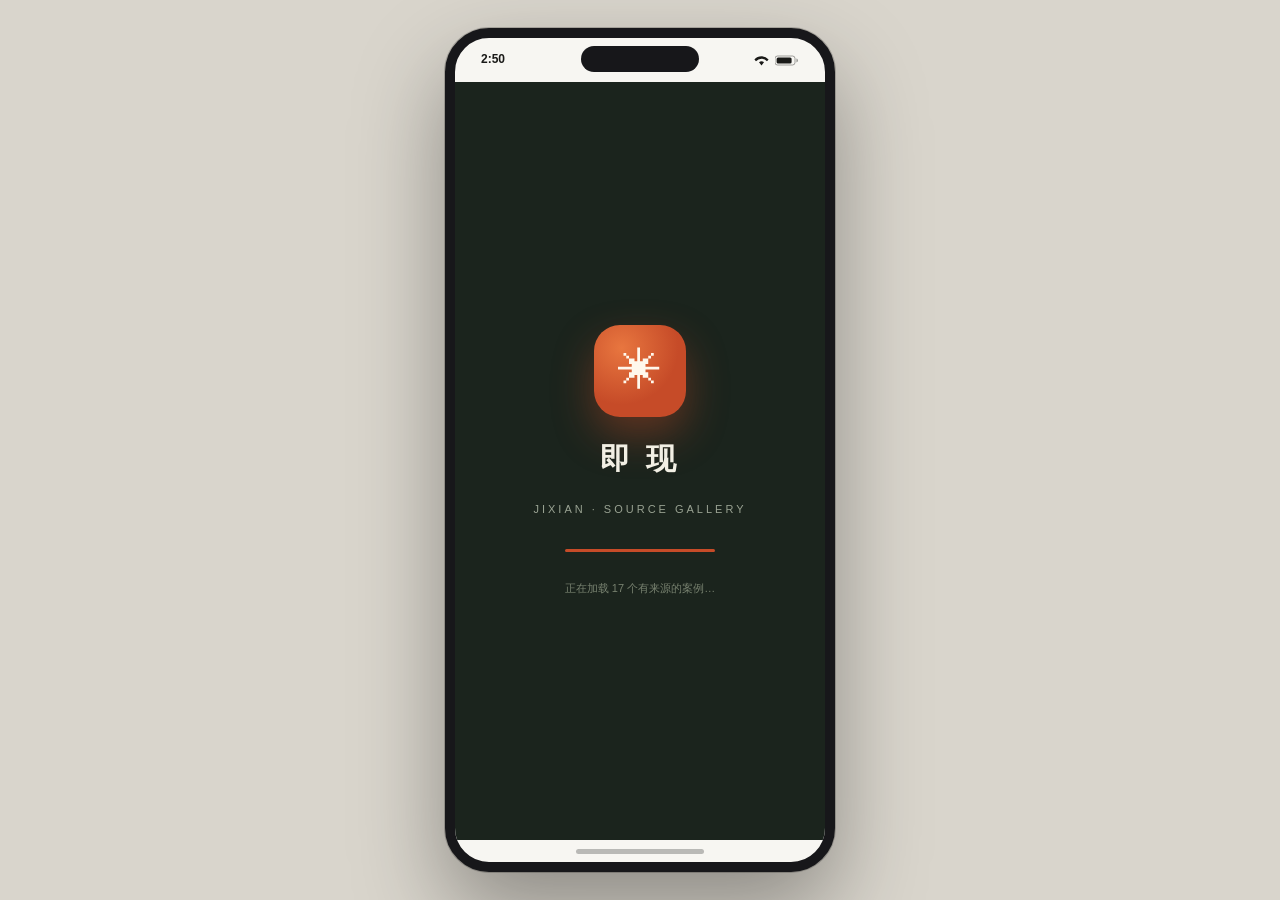
<file: index.html>
<!DOCTYPE html>
<html lang="zh-CN">
<head>
<meta charset="UTF-8" />
<meta name="viewport" content="width=device-width,initial-scale=1,viewport-fit=cover" />
<meta name="theme-color" content="#f7f6f2" />
<title>即现 · 来源画廊</title>
<link rel="icon" href="data:image/svg+xml,%3Csvg xmlns=%27http://www.w3.org/2000/svg%27 viewBox=%270 0 32 32%27%3E%3Crect width=%2732%27 height=%2732%27 rx=%278%27 fill=%27%23c64b28%27/%3E%3Ctext x=%2716%27 y=%2723%27 font-size=%2720%27 text-anchor=%27middle%27 fill=%27white%27%3E%E2%9C%B3%3C/text%3E%3C/svg%3E" />
<link rel="manifest" href="assets/manifest.json" />
<link rel="stylesheet" href="app.css" />
</head>
<body>
<div id="device">
  <div id="notch"></div>
  <div id="statusbar"><span id="clock">9:41</span><span class="right">
    <svg width="17" height="11" viewBox="0 0 17 11"><path fill="currentColor" d="M8.5 10.5 6 7.2a4.4 4.4 0 0 1 5 0zM3 6.3 1.4 4.5a9.4 9.4 0 0 1 14.2 0L14 6.3a7 7 0 0 0-11 0z"/></svg>
    <svg width="24" height="11" viewBox="0 0 24 11"><rect x="0" y="1" width="20" height="9" rx="2.5" fill="none" stroke="currentColor" stroke-opacity=".4"/><rect x="1.6" y="2.6" width="15" height="5.8" rx="1.5" fill="currentColor"/><path fill="currentColor" fill-opacity=".4" d="M21.4 3.6v3.8c1-.3 1.6-1 1.6-1.9s-.6-1.6-1.6-1.9z"/></svg>
  </span></div>

  <!-- 小程序导航栏：标题 + 胶囊按钮 -->
  <header id="navbar" class="hide">
    <div class="nav-title" id="navTitle">即现</div>
    <div class="nav-capsule" id="navCapsule">
      <span>⋯</span><i></i><span>⊙</span>
    </div>
  </header>

  <!-- 启动页 -->
  <section class="screen on" id="splash">
    <div class="mark">✳</div>
    <h1>即 现</h1>
    <p>JIXIAN · SOURCE GALLERY</p>
    <div class="bar"><i></i></div>
    <div class="tip">正在加载 17 个有来源的案例…</div>
  </section>

  <!-- 登录页 -->
  <section class="screen" id="login">
    <div class="brand"><span class="dot">✳</span><b>即现</b></div>
    <h2>登录即现</h2>
    <div class="sub">看到喜欢的作品，把它的源头带走</div>
    <div class="field"><label>手机号</label><div class="row"><input id="phone" type="tel" maxlength="11" placeholder="请输入手机号" /></div></div>
    <div class="field"><label>验证码</label><div class="row"><input id="code" type="tel" maxlength="4" placeholder="4 位验证码" /><button class="code" id="codeBtn">获取验证码</button></div></div>
    <div class="err" id="loginErr"></div>
    <button class="btn" id="loginBtn">登录</button>
    <button class="ghost btn" id="guestBtn">先看看，不登录</button>
    <div class="or">其他方式</div>
    <button class="wechat" id="wechatBtn">微信一键登录</button>
    <div class="legal">登录即代表同意<a href="#">《用户协议》</a>与<a href="#">《隐私政策》</a><br />演示登录：任意手机号 + 任意 4 位验证码</div>
  </section>

  <!-- 主体 -->
  <section class="screen" id="main">
    <div class="topbar">
      <input class="search" id="search" type="search" placeholder="搜索作品 / 作者 / 标签" />
      <div class="avatar" id="ava">即</div>
    </div>
    <div class="body">
      <!-- 发现 -->
      <div class="page on" id="page-discover">
        <div class="hero">
          <div class="eyebrow">SOURCE COLLECTION</div>
          <h1>找到好作品，<br /><em>也找到它的源头。</em></h1>
          <p>独立创作者策展的 AI 提示词画廊。每个案例都带作者、来源、许可与复跑状态。</p>
          <div class="stats"><span>17 个案例</span><span>图片 · 视频 · 网页</span><span>MIT / CC 标注</span></div>
        </div>
        <div class="tabs" id="tabs"></div>
        <div class="grid" id="grid"></div>
        <div style="padding:0 18px 26px;font-size:11px;color:var(--muted);text-align:center" id="count"></div>
      </div>
      <!-- 收藏 -->
      <div class="page" id="page-saved">
        <div class="subhead"><h2>我的收藏</h2></div>
        <div class="list" id="savedList"></div>
      </div>
      <!-- 我的 -->
      <div class="page" id="page-me">
        <div class="subhead"><h2>我的</h2></div>
        <div class="profile">
          <div class="pcard"><div class="ava">即</div><div><b id="pname">—</b><span id="pphone">—</span></div></div>
          <div class="prow">
            <button data-tab="saved">我的收藏<span id="psaved">0 个</span></button>
            <button>案例总数<span id="pall">17 个</span></button>
            <button id="aboutBtn">关于即现<span>v1.0</span></button>
            <button id="logoutBtn">退出登录<span></span></button>
          </div>
        </div>
      </div>
    </div>
    <nav id="tabbar">
      <button data-tab="discover" class="on"><i>⌂</i>发现</button>
      <button data-tab="saved"><i>☆</i>收藏</button>
      <button data-tab="me"><i>◉</i>我的</button>
    </nav>
    <!-- 详情页 -->
    <section class="screen" id="detail">
      <div class="dhead"><button id="backBtn">←</button><b id="dtitle"></b></div>
      <div id="detailBody"></div>
    </section>
  </section>

  <div id="homebar"><i></i></div>
  <div id="ptr"><span class="dot"></span><span class="dot"></span><span class="dot"></span></div>
  <div id="toast"></div>

  <!-- 小程序风格操作面板 -->
  <div id="mask"></div>
  <div id="sheet">
    <div class="sheet-group">
      <div class="sheet-item" data-act="friend">转发给朋友</div>
      <div class="sheet-item" data-act="moments">分享到朋友圈</div>
      <div class="sheet-item" data-act="fav">收藏小程序</div>
      <div class="sheet-item" data-act="home">添加到我的小程序</div>
    </div>
    <div class="sheet-cancel" data-act="cancel">取消</div>
  </div>
</div>
<script src="data.js"></script>
<script src="app.js"></script>
<script>
  setInterval(() => {
    const d = new Date()
    document.getElementById('clock').textContent = d.getHours() + ':' + String(d.getMinutes()).padStart(2, '0')
  }, 1000)
  document.querySelectorAll('#page-me [data-tab]').forEach((b) => (b.onclick = () => switchTab(b.dataset.tab)))
</script>
</body>
</html>
</file>
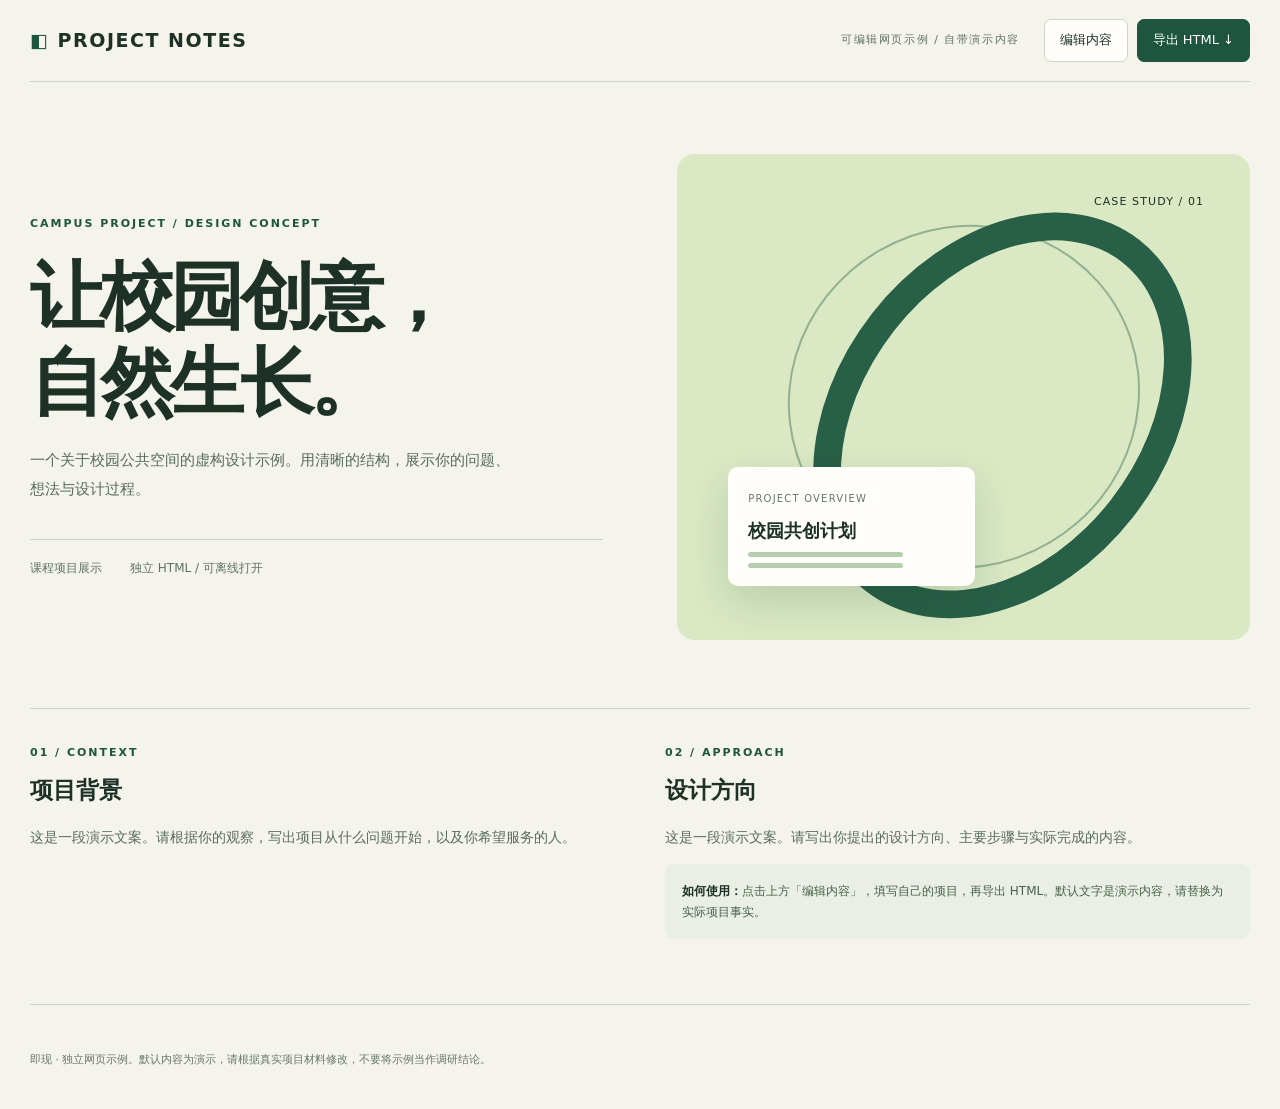
<file: examples/campus-project.html>
<!doctype html>
<html lang="zh-CN">
<head>
<meta charset="utf-8"><meta name="viewport" content="width=device-width,initial-scale=1">
<title>校园项目展示 · 可编辑网页示例</title>
<style>
:root{--bg:#f4f3ec;--ink:#1d3126;--green:#1d553e;--accent:#c7e0a2;--line:#cbd6c8;--panel:#fffefa}*{box-sizing:border-box}body{margin:0;background:var(--bg);color:var(--ink);font:15px/1.7 system-ui,"Microsoft YaHei",sans-serif}.wrap{width:min(1220px,calc(100% - 56px));margin:auto}button,input,textarea,select{font:inherit}button{cursor:pointer}button:focus-visible,input:focus-visible,textarea:focus-visible,select:focus-visible{outline:3px solid #c77b3a;outline-offset:3px}.nav{min-height:82px;display:flex;align-items:center;gap:24px;border-bottom:1px solid var(--line)}.logo{font-size:19px;font-weight:750;letter-spacing:.08em;margin-right:auto}.logo span{color:var(--green)}.tag{font-size:11px;letter-spacing:.14em;color:#607265}.actions{display:flex;gap:9px}.btn{border:1px solid var(--line);background:var(--panel);color:var(--ink);border-radius:7px;min-height:42px;padding:9px 15px;font-size:13px}.btn.primary{background:var(--green);border-color:var(--green);color:white}.btn:hover{filter:brightness(.96)}.hero{display:grid;grid-template-columns:1fr 1fr;gap:6%;padding:72px 0 68px;align-items:center}.overline{font-size:11px;letter-spacing:.18em;color:var(--green);font-weight:700}.hero h1{font-size:clamp(46px,5.8vw,76px);line-height:1.16;letter-spacing:-.055em;margin:20px 0;text-wrap:balance}.hero p{font-size:15px;line-height:1.95;color:#586b5e;max-width:480px;white-space:pre-line}.hero-foot{display:flex;gap:28px;border-top:1px solid var(--line);padding-top:18px;margin-top:35px;font-size:12px;color:#607265}.hero-art{aspect-ratio:1.18;background:#dae8c4;position:relative;border-radius:18px;overflow:hidden}.hero-art:before{content:"";position:absolute;inset:15% 19%;border:2px solid #1c553e60;border-radius:50%;transform:rotate(-30deg)}.hero-art:after{content:"";position:absolute;width:48%;height:80%;left:28%;top:8%;border:28px solid #285f47;border-radius:50%;transform:rotate(38deg)}.art-card{position:absolute;z-index:2;left:9%;bottom:11%;background:#fffefa;border-radius:10px;padding:18px 20px;box-shadow:0 16px 40px #173e2826;width:43%}.art-card small{font-size:10px;letter-spacing:.12em;color:#65766a}.art-card strong{display:block;font-size:18px;margin:5px 0}.art-card i{display:block;height:5px;width:75%;border-radius:10px;background:#b5ceb0;margin-top:6px}.art-index{position:absolute;z-index:2;right:8%;top:8%;font-size:11px;letter-spacing:.1em}.details{border-top:1px solid var(--line);display:grid;grid-template-columns:1fr 1fr;gap:50px;padding:35px 0 65px}.details h2{font-size:23px;margin:8px 0}.details p{font-size:14px;line-height:1.9;color:#596b60;white-space:pre-line}.note{padding:17px;background:#e9efe4;border-radius:9px;color:#48604d;font-size:12px}.note strong{color:var(--ink)}footer{border-top:1px solid var(--line);padding:25px 0 40px;font-size:11px;color:#68786c}.theme-sand{--bg:#f7f2ea;--ink:#3a3029;--green:#915c3b;--accent:#edc9a3;--line:#ded2c5}.theme-sand .hero-art{background:#e9cbaa}.theme-sand .hero-art:after{border-color:#9c5e3f}.theme-sand .hero-art:before{border-color:#9c5e3f60}dialog{max-width:600px;width:calc(100% - 36px);border:1px solid var(--line);border-radius:15px;background:var(--panel);color:var(--ink);padding:25px}dialog::backdrop{background:#17271eb0}dialog h2{margin:0 0 6px}dialog p{font-size:12px;color:#607265}label{display:grid;gap:6px;font-size:12px;margin:15px 0}input,textarea,select{width:100%;border:1px solid var(--line);border-radius:7px;padding:10px;background:white;color:#1d3126}textarea{min-height:90px;resize:vertical}.form-actions{display:flex;justify-content:flex-end;gap:10px}.status{font-size:12px;color:#526859;min-height:20px}@media(max-width:700px){.wrap{width:calc(100% - 36px)}.nav{min-height:72px;flex-wrap:wrap;padding:12px 0}.logo{font-size:17px}.tag{display:none}.actions{gap:6px}.btn{padding:8px 10px;font-size:12px}.hero{grid-template-columns:1fr;gap:24px;padding:38px 0 40px}.hero h1{font-size:42px}.hero p{font-size:14px}.hero-foot{margin-top:22px}.hero-art{aspect-ratio:1.35}.art-card{width:48%;padding:11px}.art-card strong{font-size:15px}.details{grid-template-columns:1fr;gap:18px;padding:28px 0 40px}.details h2{font-size:21px}}
</style>
</head><body>
<header class="wrap nav"><div class="logo"><span>◧</span> PROJECT NOTES</div><span class="tag">可编辑网页示例 / 自带演示内容</span><div class="actions"><button class="btn" id="edit">编辑内容</button><button class="btn primary" id="export">导出 HTML ↓</button></div></header>
<main class="wrap"><section class="hero"><div><div class="overline" data-bind="category"></div><h1 data-bind="title"></h1><p data-bind="subtitle"></p><div class="hero-foot"><span>课程项目展示</span><span>独立 HTML / 可离线打开</span></div></div><div class="hero-art" role="img" aria-label="由圆环和信息卡构成的项目展示插画"><span class="art-index">CASE STUDY / 01</span><div class="art-card"><small>PROJECT OVERVIEW</small><strong data-bind="card"></strong><i></i><i></i></div></div></section><section class="details"><div><div class="overline">01 / CONTEXT</div><h2>项目背景</h2><p data-bind="context"></p></div><div><div class="overline">02 / APPROACH</div><h2>设计方向</h2><p data-bind="approach"></p><div class="note"><strong>如何使用：</strong>点击上方「编辑内容」，填写自己的项目，再导出 HTML。默认文字是演示内容，请替换为实际项目事实。</div></div></section></main>
<footer class="wrap"><span id="status" class="status" role="status" aria-live="polite"></span><br>即现 · 独立网页示例。默认内容为演示，请根据真实项目材料修改，不要将示例当作调研结论。</footer>
<dialog id="editor" aria-labelledby="editor-title"><h2 id="editor-title">替换成你的项目</h2><p>修改后先在页面预览，再导出独立 HTML。内容仅在当前页面处理，不会上传。</p><form id="editor-form"><label>项目类别<input name="category" maxlength="50" required></label><label>项目标题<input name="title" maxlength="45" required></label><label>副标题<textarea name="subtitle" maxlength="200" required></textarea></label><label>卡片短标题<input name="card" maxlength="18" required></label><label>项目背景<textarea name="context" maxlength="400" required></textarea></label><label>设计方向<textarea name="approach" maxlength="400" required></textarea></label><label>配色<select name="theme"><option value="green">草木绿</option><option value="sand">暖砂棕</option></select></label><div class="form-actions"><button type="button" class="btn" id="cancel">取消</button><button type="submit" class="btn primary">更新预览</button></div></form></dialog>
<script id="initial-data" type="application/json">{"category":"CAMPUS PROJECT / DESIGN CONCEPT","title":"让校园创意，自然生长。","subtitle":"一个关于校园公共空间的虚构设计示例。用清晰的结构，展示你的问题、想法与设计过程。","card":"校园共创计划","context":"这是一段演示文案。请根据你的观察，写出项目从什么问题开始，以及你希望服务的人。","approach":"这是一段演示文案。请写出你提出的设计方向、主要步骤与实际完成的内容。","theme":"green"}</script>
<script>
(()=>{const stateNode=document.querySelector('#initial-data'),editor=document.querySelector('#editor'),form=document.querySelector('#editor-form'),status=document.querySelector('#status');let state;try{state=JSON.parse(stateNode.textContent)}catch{state={category:'项目类别',title:'我的项目',subtitle:'填写项目说明',card:'项目摘要',context:'填写背景',approach:'填写方案',theme:'green'}}
const keys=['category','title','subtitle','card','context','approach'];function render(){for(const key of keys)document.querySelectorAll('[data-bind="'+key+'"]').forEach(el=>el.textContent=state[key]);document.body.classList.toggle('theme-sand',state.theme==='sand');document.title=state.title+' · 项目展示'}
document.querySelector('#edit').addEventListener('click',()=>{for(const key of [...keys,'theme'])form.elements.namedItem(key).value=state[key];editor.showModal()});document.querySelector('#cancel').addEventListener('click',()=>editor.close());form.addEventListener('submit',e=>{e.preventDefault();const data=new FormData(form);for(const key of [...keys,'theme'])state[key]=String(data.get(key)||'').trim();render();editor.close();status.textContent='预览已更新。导出 HTML 后可保留这些内容。'});
document.querySelector('#export').addEventListener('click',()=>{const copy=document.documentElement.cloneNode(true);copy.querySelector('#initial-data').textContent=JSON.stringify(state).replace(/</g,'\\u003c');copy.querySelector('#editor').removeAttribute('open');copy.querySelector('#status').textContent='';const blob=new Blob(['<!doctype html>\n'+copy.outerHTML],{type:'text/html;charset=utf-8'}),url=URL.createObjectURL(blob),a=document.createElement('a');a.href=url;a.download='我的课程项目展示.html';a.click();setTimeout(()=>URL.revokeObjectURL(url),1000);status.textContent='HTML 已导出，可离线打开并继续编辑。'});render()})();
</script></body></html>
</file>
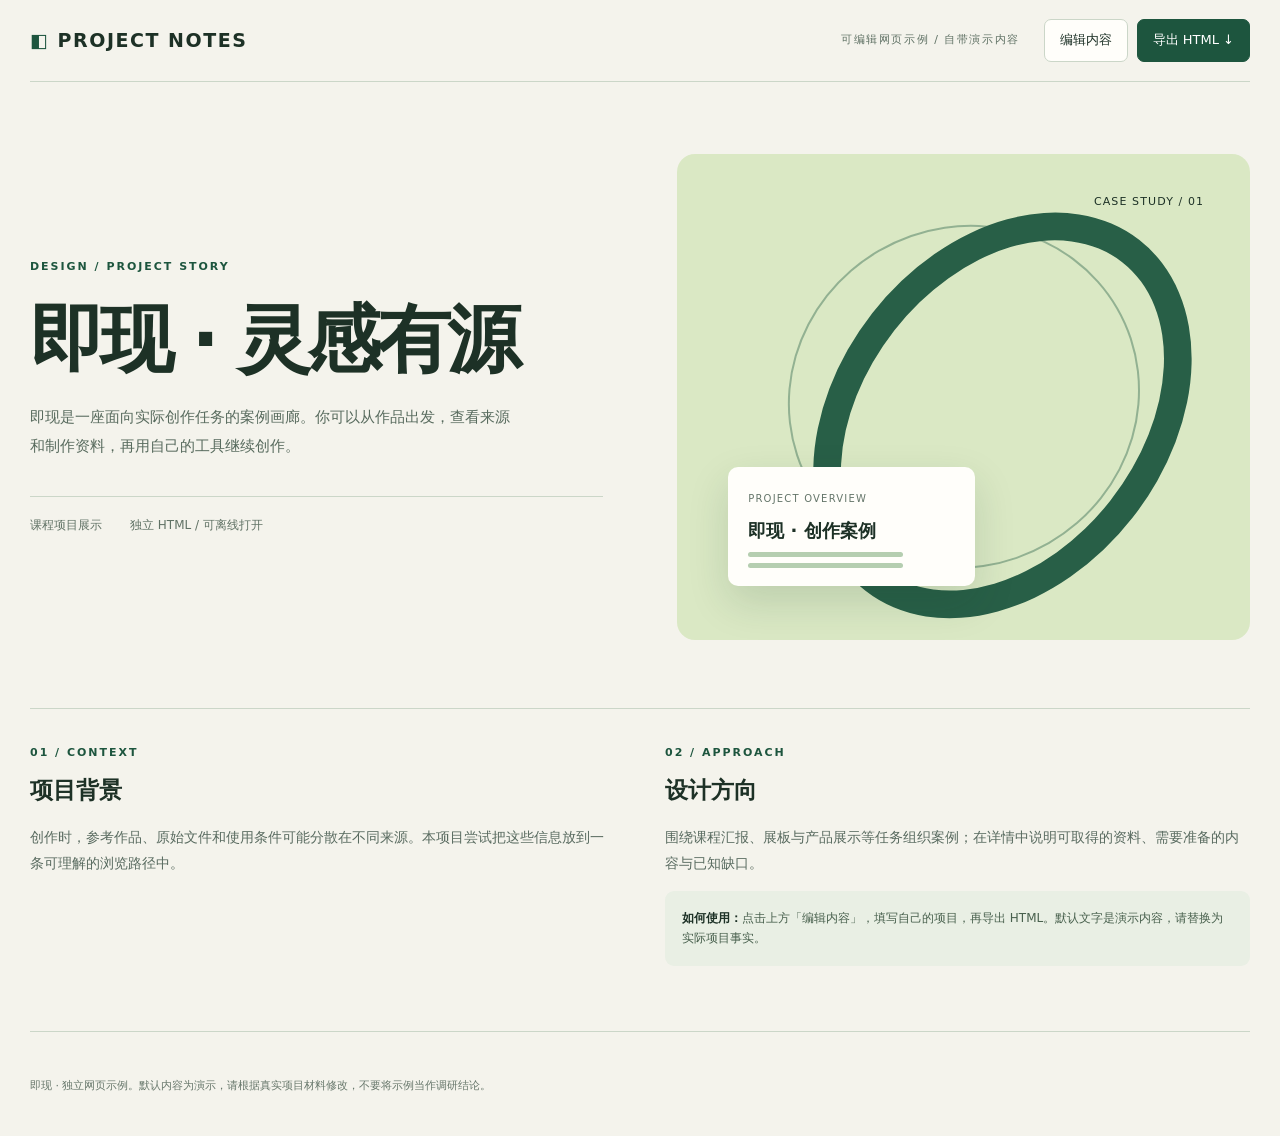
<file: examples/jixian-case-study.html>
<!doctype html>
<html lang="zh-CN"><head>
<meta charset="utf-8"><meta name="viewport" content="width=device-width,initial-scale=1">
<title>即现 · 灵感有源 · 项目展示</title>
<style>
:root{--bg:#f4f3ec;--ink:#1d3126;--green:#1d553e;--accent:#c7e0a2;--line:#cbd6c8;--panel:#fffefa}*{box-sizing:border-box}body{margin:0;background:var(--bg);color:var(--ink);font:15px/1.7 system-ui,"Microsoft YaHei",sans-serif}.wrap{width:min(1220px,calc(100% - 56px));margin:auto}button,input,textarea,select{font:inherit}button{cursor:pointer}button:focus-visible,input:focus-visible,textarea:focus-visible,select:focus-visible{outline:3px solid #c77b3a;outline-offset:3px}.nav{min-height:82px;display:flex;align-items:center;gap:24px;border-bottom:1px solid var(--line)}.logo{font-size:19px;font-weight:750;letter-spacing:.08em;margin-right:auto}.logo span{color:var(--green)}.tag{font-size:11px;letter-spacing:.14em;color:#607265}.actions{display:flex;gap:9px}.btn{border:1px solid var(--line);background:var(--panel);color:var(--ink);border-radius:7px;min-height:42px;padding:9px 15px;font-size:13px}.btn.primary{background:var(--green);border-color:var(--green);color:white}.btn:hover{filter:brightness(.96)}.hero{display:grid;grid-template-columns:1fr 1fr;gap:6%;padding:72px 0 68px;align-items:center}.overline{font-size:11px;letter-spacing:.18em;color:var(--green);font-weight:700}.hero h1{font-size:clamp(46px,5.8vw,76px);line-height:1.16;letter-spacing:-.055em;margin:20px 0;text-wrap:balance}.hero p{font-size:15px;line-height:1.95;color:#586b5e;max-width:480px;white-space:pre-line}.hero-foot{display:flex;gap:28px;border-top:1px solid var(--line);padding-top:18px;margin-top:35px;font-size:12px;color:#607265}.hero-art{aspect-ratio:1.18;background:#dae8c4;position:relative;border-radius:18px;overflow:hidden}.hero-art:before{content:"";position:absolute;inset:15% 19%;border:2px solid #1c553e60;border-radius:50%;transform:rotate(-30deg)}.hero-art:after{content:"";position:absolute;width:48%;height:80%;left:28%;top:8%;border:28px solid #285f47;border-radius:50%;transform:rotate(38deg)}.art-card{position:absolute;z-index:2;left:9%;bottom:11%;background:#fffefa;border-radius:10px;padding:18px 20px;box-shadow:0 16px 40px #173e2826;width:43%}.art-card small{font-size:10px;letter-spacing:.12em;color:#65766a}.art-card strong{display:block;font-size:18px;margin:5px 0}.art-card i{display:block;height:5px;width:75%;border-radius:10px;background:#b5ceb0;margin-top:6px}.art-index{position:absolute;z-index:2;right:8%;top:8%;font-size:11px;letter-spacing:.1em}.details{border-top:1px solid var(--line);display:grid;grid-template-columns:1fr 1fr;gap:50px;padding:35px 0 65px}.details h2{font-size:23px;margin:8px 0}.details p{font-size:14px;line-height:1.9;color:#596b60;white-space:pre-line}.note{padding:17px;background:#e9efe4;border-radius:9px;color:#48604d;font-size:12px}.note strong{color:var(--ink)}footer{border-top:1px solid var(--line);padding:25px 0 40px;font-size:11px;color:#68786c}.theme-sand{--bg:#f7f2ea;--ink:#3a3029;--green:#915c3b;--accent:#edc9a3;--line:#ded2c5}.theme-sand .hero-art{background:#e9cbaa}.theme-sand .hero-art:after{border-color:#9c5e3f}.theme-sand .hero-art:before{border-color:#9c5e3f60}dialog{max-width:600px;width:calc(100% - 36px);border:1px solid var(--line);border-radius:15px;background:var(--panel);color:var(--ink);padding:25px}dialog::backdrop{background:#17271eb0}dialog h2{margin:0 0 6px}dialog p{font-size:12px;color:#607265}label{display:grid;gap:6px;font-size:12px;margin:15px 0}input,textarea,select{width:100%;border:1px solid var(--line);border-radius:7px;padding:10px;background:white;color:#1d3126}textarea{min-height:90px;resize:vertical}.form-actions{display:flex;justify-content:flex-end;gap:10px}.status{font-size:12px;color:#526859;min-height:20px}@media(max-width:700px){.wrap{width:calc(100% - 36px)}.nav{min-height:72px;flex-wrap:wrap;padding:12px 0}.logo{font-size:17px}.tag{display:none}.actions{gap:6px}.btn{padding:8px 10px;font-size:12px}.hero{grid-template-columns:1fr;gap:24px;padding:38px 0 40px}.hero h1{font-size:42px}.hero p{font-size:14px}.hero-foot{margin-top:22px}.hero-art{aspect-ratio:1.35}.art-card{width:48%;padding:11px}.art-card strong{font-size:15px}.details{grid-template-columns:1fr;gap:18px;padding:28px 0 40px}.details h2{font-size:21px}}
</style>
</head><body>
<header class="wrap nav"><div class="logo"><span>◧</span> PROJECT NOTES</div><span class="tag">可编辑网页示例 / 自带演示内容</span><div class="actions"><button class="btn" id="edit">编辑内容</button><button class="btn primary" id="export">导出 HTML ↓</button></div></header>
<main class="wrap"><section class="hero"><div><div class="overline" data-bind="category">DESIGN / PROJECT STORY</div><h1 data-bind="title">即现 · 灵感有源</h1><p data-bind="subtitle">即现是一座面向实际创作任务的案例画廊。你可以从作品出发，查看来源和制作资料，再用自己的工具继续创作。</p><div class="hero-foot"><span>课程项目展示</span><span>独立 HTML / 可离线打开</span></div></div><div class="hero-art" role="img" aria-label="由圆环和信息卡构成的项目展示插画"><span class="art-index">CASE STUDY / 01</span><div class="art-card"><small>PROJECT OVERVIEW</small><strong data-bind="card">即现 · 创作案例</strong><i></i><i></i></div></div></section><section class="details"><div><div class="overline">01 / CONTEXT</div><h2>项目背景</h2><p data-bind="context">创作时，参考作品、原始文件和使用条件可能分散在不同来源。本项目尝试把这些信息放到一条可理解的浏览路径中。</p></div><div><div class="overline">02 / APPROACH</div><h2>设计方向</h2><p data-bind="approach">围绕课程汇报、展板与产品展示等任务组织案例；在详情中说明可取得的资料、需要准备的内容与已知缺口。</p><div class="note"><strong>如何使用：</strong>点击上方「编辑内容」，填写自己的项目，再导出 HTML。默认文字是演示内容，请替换为实际项目事实。</div></div></section></main>
<footer class="wrap"><span id="status" class="status" role="status" aria-live="polite"></span><br>即现 · 独立网页示例。默认内容为演示，请根据真实项目材料修改，不要将示例当作调研结论。</footer>
<dialog id="editor" aria-labelledby="editor-title"><h2 id="editor-title">替换成你的项目</h2><p>修改后先在页面预览，再导出独立 HTML。内容仅在当前页面处理，不会上传。</p><form id="editor-form"><label>项目类别<input name="category" maxlength="50" required=""></label><label>项目标题<input name="title" maxlength="45" required=""></label><label>副标题<textarea name="subtitle" maxlength="200" required=""></textarea></label><label>卡片短标题<input name="card" maxlength="18" required=""></label><label>项目背景<textarea name="context" maxlength="400" required=""></textarea></label><label>设计方向<textarea name="approach" maxlength="400" required=""></textarea></label><label>配色<select name="theme"><option value="green">草木绿</option><option value="sand">暖砂棕</option></select></label><div class="form-actions"><button type="button" class="btn" id="cancel">取消</button><button type="submit" class="btn primary">更新预览</button></div></form></dialog>
<script id="initial-data" type="application/json">{"category":"DESIGN / PROJECT STORY","title":"即现 · 灵感有源","subtitle":"即现是一座面向实际创作任务的案例画廊。你可以从作品出发，查看来源和制作资料，再用自己的工具继续创作。","card":"即现 · 创作案例","context":"创作时，参考作品、原始文件和使用条件可能分散在不同来源。本项目尝试把这些信息放到一条可理解的浏览路径中。","approach":"围绕课程汇报、展板与产品展示等任务组织案例；在详情中说明可取得的资料、需要准备的内容与已知缺口。","theme":"green"}</script>
<script>
(()=>{const stateNode=document.querySelector('#initial-data'),editor=document.querySelector('#editor'),form=document.querySelector('#editor-form'),status=document.querySelector('#status');let state;try{state=JSON.parse(stateNode.textContent)}catch{state={category:'项目类别',title:'我的项目',subtitle:'填写项目说明',card:'项目摘要',context:'填写背景',approach:'填写方案',theme:'green'}}
const keys=['category','title','subtitle','card','context','approach'];function render(){for(const key of keys)document.querySelectorAll('[data-bind="'+key+'"]').forEach(el=>el.textContent=state[key]);document.body.classList.toggle('theme-sand',state.theme==='sand');document.title=state.title+' · 项目展示'}
document.querySelector('#edit').addEventListener('click',()=>{for(const key of [...keys,'theme'])form.elements.namedItem(key).value=state[key];editor.showModal()});document.querySelector('#cancel').addEventListener('click',()=>editor.close());form.addEventListener('submit',e=>{e.preventDefault();const data=new FormData(form);for(const key of [...keys,'theme'])state[key]=String(data.get(key)||'').trim();render();editor.close();status.textContent='预览已更新。导出 HTML 后可保留这些内容。'});
document.querySelector('#export').addEventListener('click',()=>{const copy=document.documentElement.cloneNode(true);copy.querySelector('#initial-data').textContent=JSON.stringify(state).replace(/</g,'\\u003c');copy.querySelector('#editor').removeAttribute('open');copy.querySelector('#status').textContent='';const blob=new Blob(['<!doctype html>\n'+copy.outerHTML],{type:'text/html;charset=utf-8'}),url=URL.createObjectURL(blob),a=document.createElement('a');a.href=url;a.download='我的课程项目展示.html';a.click();setTimeout(()=>URL.revokeObjectURL(url),1000);status.textContent='HTML 已导出，可离线打开并继续编辑。'});render()})();
</script>
</body></html>
</file>
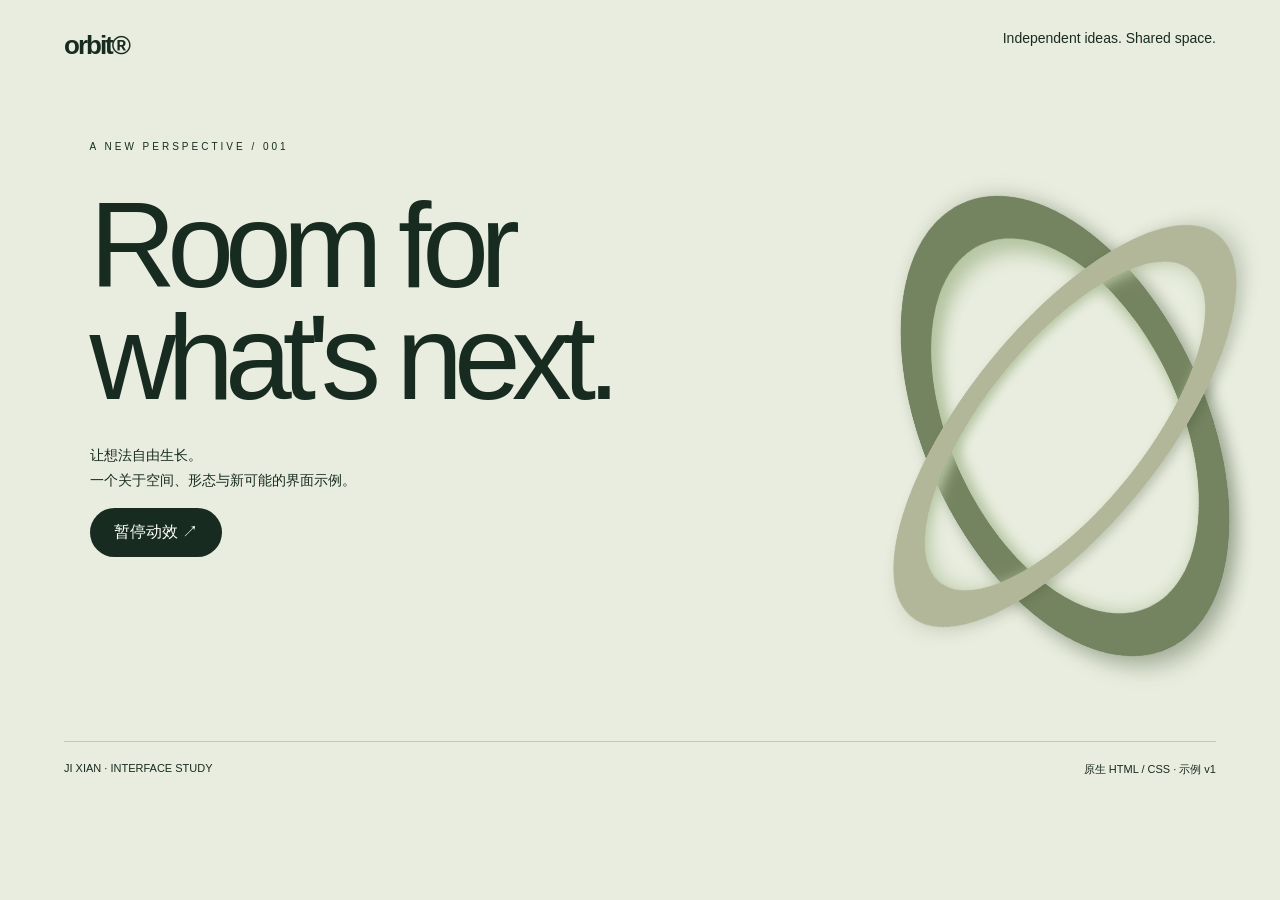
<file: examples/orbit.html>
<!doctype html><html lang="zh-CN"><meta charset="utf-8"><meta name="viewport" content="width=device-width,initial-scale=1"><title>Orbit · 首屏交互示例</title><style>*{box-sizing:border-box}body{margin:0;background:#e9eddf;color:#172b20;font-family:Arial,"Microsoft YaHei",sans-serif;min-height:100vh}nav{display:flex;justify-content:space-between;padding:30px 5%;font-size:14px}.mark{font-weight:800;font-size:26px;letter-spacing:-2px}.page{padding:45px 7%;position:relative;overflow:hidden;min-height:650px}small{letter-spacing:3px;font-size:10px}h1{font-size:clamp(58px,10vw,120px);font-weight:500;letter-spacing:-.075em;line-height:.93;margin:36px 0 30px;position:relative;z-index:2;max-width:620px}p{line-height:1.8;font-size:14px;max-width:280px}button{padding:14px 24px;border:0;border-radius:30px;background:#172b20;color:white;font:inherit;cursor:pointer}.orb{width:490px;height:490px;position:absolute;right:-30px;top:90px;transform:rotate(-25deg)}.ring{position:absolute;inset:0;border:45px solid #566c49;border-radius:50%;transform:rotateY(55deg);box-shadow:inset 10px 6px 25px #b4c4a1,12px 5px 25px #33462840}.ring:nth-child(2){transform:rotateY(55deg) rotateZ(60deg);border-color:#758460}.ring:nth-child(3){transform:rotateY(-45deg) rotateX(55deg);border-color:#b3b79a}.orb{animation:float 9s ease-in-out infinite}@keyframes float{50%{transform:translateY(-20px) rotate(-8deg)}}footer{border-top:1px solid #172b2030;margin:0 5%;padding:20px 0;font-size:11px;display:flex;justify-content:space-between}.paused .orb{animation-play-state:paused}button:focus-visible{outline:3px solid #d76532;outline-offset:4px}@media(max-width:600px){.page{padding-top:20px;min-height:610px}h1{font-size:70px}.orb{width:290px;height:290px;top:295px;right:-65px}.ring{border-width:28px}p{max-width:200px}nav{padding:25px 7%}}@media(prefers-reduced-motion:reduce){.orb{animation:none}}</style><nav><span class="mark">orbit®</span><span>Independent ideas. Shared space.</span></nav><main class="page"><small>A NEW PERSPECTIVE / 001</small><div class="orb" aria-hidden="true"><i class="ring"></i><i class="ring"></i><i class="ring"></i></div><h1>Room for<br>what's next.</h1><p>让想法自由生长。<br>一个关于空间、形态与新可能的界面示例。</p><button id="motion" aria-pressed="false">暂停动效 ↗</button></main><footer><span>JI XIAN · INTERFACE STUDY</span><span>原生 HTML / CSS · 示例 v1</span></footer><script>document.querySelector('button').onclick=function(){const p=document.body.classList.toggle('paused');this.setAttribute('aria-pressed',p);this.textContent=p?'继续动效 ↗':'暂停动效 ↗'};</script></html>
</file>
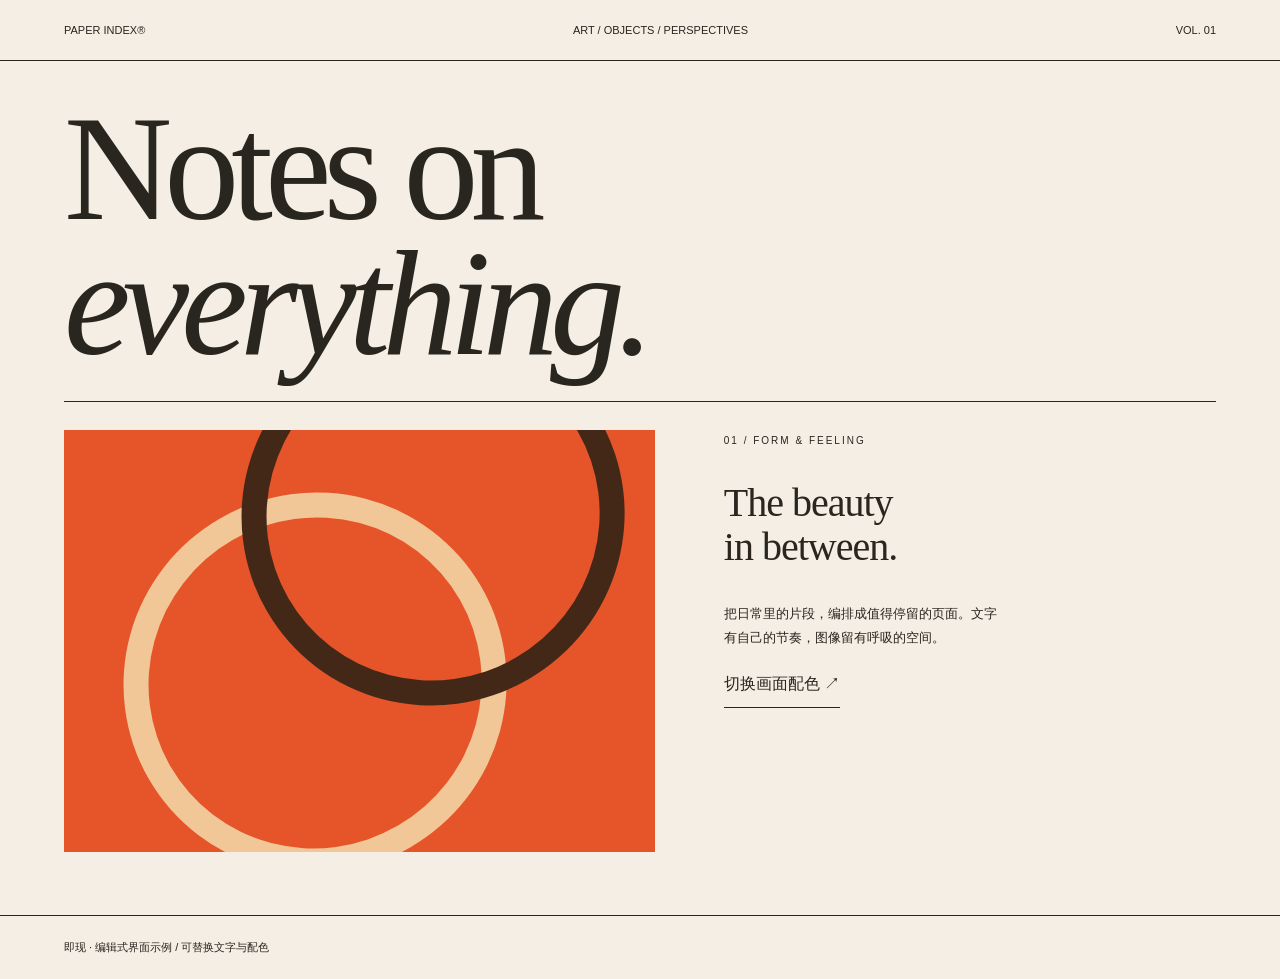
<file: examples/paper.html>
<!doctype html><html lang="zh-CN"><meta charset="utf-8"><meta name="viewport" content="width=device-width,initial-scale=1"><title>Paper Index · 编辑式网页示例</title><style>*{box-sizing:border-box}body{margin:0;background:#f4eee4;color:#29251f;font-family:Arial,"Microsoft YaHei",sans-serif}header{padding:24px 5%;display:flex;justify-content:space-between;font-size:11px;border-bottom:1px solid #29251f}main{padding:35px 5%}h1{font:clamp(65px,13vw,150px)/.9 Georgia,serif;letter-spacing:-8px;margin:5px 0 30px}h1 em{font-weight:400}.label{font-size:10px;letter-spacing:2px}.work{display:grid;grid-template-columns:1.2fr 1fr;gap:6%;border-top:1px solid;padding:28px 0}.art{position:relative;background:#e6552a;aspect-ratio:1.4;overflow:hidden}.art i{position:absolute;width:65%;height:90%;border:25px solid #f2c798;border-radius:50%;left:10%;top:15%;transform:rotate(-30deg)}.art i:nth-child(2){left:30%;top:-25%;border-color:#442817}.story h2{font:40px/1.1 Georgia,serif;letter-spacing:-1px}.story p{max-width:280px;line-height:1.8;font-size:13px}button{padding:12px 0;background:none;border:0;border-bottom:1px solid;color:inherit;font:inherit;cursor:pointer}.alt .art{background:#515dce}.alt .art i{border-color:#c9d7fa}.alt .art i:nth-child(2){border-color:#253054}button:focus-visible{outline:3px solid #e6552a;outline-offset:4px}footer{padding:24px 5%;font-size:11px;border-top:1px solid}@media(max-width:550px){h1{letter-spacing:-4px}.work{grid-template-columns:1fr}.story h2{font-size:32px}.art{aspect-ratio:1.5}}</style><header><span>PAPER INDEX®</span><span>ART / OBJECTS / PERSPECTIVES</span><span>VOL. 01</span></header><main><h1>Notes on<br><em>everything.</em></h1><div class="work"><div class="art" role="img" aria-label="交错圆环抽象构图"><i></i><i></i></div><div class="story"><span class="label">01 / FORM & FEELING</span><h2>The beauty<br>in between.</h2><p>把日常里的片段，编排成值得停留的页面。文字有自己的节奏，图像留有呼吸的空间。</p><button id="palette" aria-pressed="false">切换画面配色 ↗</button></div></div></main><footer>即现 · 编辑式界面示例 / 可替换文字与配色</footer><script>document.querySelector('button').onclick=function(){this.setAttribute('aria-pressed',document.body.classList.toggle('alt'))};</script></html>
</file>
<file: app.css>
/* 即现 · 手机 App（启动页 / 登录 / 发现 / 详情 / 收藏 / 我的） */
:root {
  --bg: #f7f6f2;
  --surface: #fffef8;
  --text: #1a1a18;
  --muted: #6f6a60;
  --line: #e4e0d6;
  --accent: #c64b28;
  --accent-soft: #f6e7e0;
  --dark: #151716;
  --radius: 16px;
}
* { box-sizing: border-box; -webkit-tap-highlight-color: transparent; }
html, body { margin: 0; height: 100%; overscroll-behavior: none; -webkit-user-select: none; user-select: none; -webkit-touch-callout: none; -webkit-tap-highlight-color: transparent; }
input, textarea { -webkit-user-select: text; user-select: text; }
body {
  font: 14px/1.6 "PingFang SC", "Microsoft YaHei", -apple-system, sans-serif;
  background: #d9d5cc;
  color: var(--text);
  display: flex; align-items: center; justify-content: center;
  min-height: 100vh;
}
/* ---------- 手机外框（桌面浏览器打开时） ---------- */
#device {
  position: relative;
  width: 390px; height: 844px;
  background: var(--bg);
  border-radius: 44px;
  border: 10px solid #17171a;
  box-shadow: 0 40px 90px rgba(0,0,0,.35), 0 0 0 1px rgba(0,0,0,.2);
  overflow: hidden;
  display: flex; flex-direction: column;
}
#notch {
  position: absolute; top: 8px; left: 50%; transform: translateX(-50%);
  width: 118px; height: 26px; background: #17171a; border-radius: 14px; z-index: 90;
}
#statusbar {
  height: 44px; flex: none; display: flex; align-items: center; justify-content: space-between;
  padding: 0 26px; font-size: 12px; font-weight: 600; color: var(--text);
  background: transparent; position: relative; z-index: 80;
}
#statusbar .right { display: flex; gap: 5px; align-items: center; }
#statusbar svg { display: block; }
.screen { flex: 1; min-height: 0; display: none; flex-direction: column; }
.screen.on { display: flex; }
#homebar {
  flex: none; height: 22px; display: flex; align-items: center; justify-content: center;
  background: transparent; position: relative; z-index: 80;
}
#homebar i { width: 128px; height: 5px; border-radius: 3px; background: rgba(0,0,0,.25); }

/* ---------- 小程序导航栏 ---------- */
#navbar {
  flex: none; height: 44px; position: relative; z-index: 85;
  display: flex; align-items: center; justify-content: center;
  background: var(--bg); border-bottom: 1px solid var(--line);
}
#navbar.hide { display: none; }
#navbar .nav-title { font-size: 17px; font-weight: 600; letter-spacing: .5px; }
.nav-capsule {
  position: absolute; right: 10px; top: 50%; transform: translateY(-50%);
  width: 88px; height: 32px; border-radius: 16px; cursor: pointer;
  background: rgba(255,255,255,.65); border: 1px solid rgba(0,0,0,.07);
  display: flex; align-items: center; justify-content: space-evenly;
}
.nav-capsule:active { background: rgba(0,0,0,.07); }
.nav-capsule span { font-size: 15px; color: #33322e; line-height: 1; }
.nav-capsule i { width: 1px; height: 16px; background: rgba(0,0,0,.14); }

/* ---------- 下拉刷新 ---------- */
#ptr {
  position: absolute; left: 50%; top: 0; z-index: 84;
  transform: translate(-50%, -46px); opacity: 0; transition: opacity .15s;
  display: flex; gap: 5px; padding: 8px 14px; border-radius: 16px;
  background: rgba(255,255,255,.94); box-shadow: 0 4px 16px rgba(0,0,0,.12);
}
#ptr.on { opacity: 1; }
#ptr .dot { width: 6px; height: 6px; border-radius: 50%; background: var(--accent); animation: ptrbounce 1s infinite ease-in-out; }
#ptr .dot:nth-child(2) { animation-delay: .15s; }
#ptr .dot:nth-child(3) { animation-delay: .3s; }
@keyframes ptrbounce { 0%, 80%, 100% { transform: scale(.6); opacity: .5 } 40% { transform: scale(1); opacity: 1 } }

/* ---------- 小程序操作面板 ---------- */
#mask { position: absolute; inset: 0; background: rgba(0,0,0,.45); z-index: 120; opacity: 0; pointer-events: none; transition: opacity .22s; }
#mask.on { opacity: 1; pointer-events: auto; }
#sheet { position: absolute; left: 0; right: 0; bottom: 0; z-index: 121; transform: translateY(105%); transition: transform .26s cubic-bezier(.3,.8,.3,1); padding: 0 10px calc(10px + env(safe-area-inset-bottom)); }
#sheet.on { transform: translateY(0); }
.sheet-group { background: #fff; border-radius: 14px; overflow: hidden; }
.sheet-item { padding: 16px; text-align: center; font-size: 16px; color: #1a1a18; border-bottom: 1px solid #ededed; }
.sheet-item:last-child { border-bottom: 0; }
.sheet-item:active { background: #f2f2f2; }
.sheet-cancel { margin-top: 9px; background: #fff; border-radius: 14px; padding: 16px; text-align: center; font-size: 16px; font-weight: 500; }
.sheet-cancel:active { background: #f2f2f2; }

/* ---------- 启动页 ---------- */
#splash {
  background: #1b241d;
  align-items: center; justify-content: center; gap: 18px; color: #f2efe4;
}
#splash .mark {
  width: 92px; height: 92px; border-radius: 26px;
  background: radial-gradient(circle at 30% 25%, #e8763f, var(--accent) 60%);
  display: grid; place-items: center; font-size: 44px; color: #fff8ec;
  box-shadow: 0 18px 40px rgba(198,75,40,.4);
}
#splash h1 { margin: 0; font-size: 30px; letter-spacing: 4px; font-weight: 600; }
#splash p { margin: 0; font-size: 11px; letter-spacing: 3px; color: #9aa393; }
#splash .bar { width: 150px; height: 3px; border-radius: 2px; background: rgba(255,255,255,.16); overflow: hidden; margin-top: 12px; }
#splash .bar i { display: block; height: 100%; width: 0; background: var(--accent); transition: width .2s; }
#splash .tip { font-size: 11px; color: #77816f; margin-top: 10px; }
@keyframes pop { from { transform: scale(.6); opacity: 0 } to { transform: scale(1); opacity: 1 } }

/* ---------- 登录页 ---------- */
#login { background: var(--bg); padding: 30px 26px; }
#login .brand { display: flex; align-items: center; gap: 10px; margin: 26px 0 30px; }
#login .brand .dot { width: 40px; height: 40px; border-radius: 12px; background: var(--accent); color: #fff; display: grid; place-items: center; font-size: 20px; }
#login .brand b { font-size: 20px; letter-spacing: 2px; }
#login h2 { margin: 0 0 6px; font-size: 24px; font-weight: 600; }
#login .sub { color: var(--muted); font-size: 13px; margin-bottom: 26px; }
.field { background: var(--surface); border: 1px solid var(--line); border-radius: 14px; padding: 12px 14px; margin-bottom: 14px; }
.field label { display: block; font-size: 11px; color: var(--muted); margin-bottom: 4px; }
.field .row { display: flex; align-items: center; gap: 10px; }
.field input { border: 0; background: none; outline: none; font: inherit; flex: 1; min-width: 0; }
.field .code { border: 0; background: var(--accent-soft); color: var(--accent); font-size: 12px; padding: 6px 10px; border-radius: 8px; white-space: nowrap; }
.field .code[disabled] { opacity: .5; }
.btn {
  width: 100%; border: 0; border-radius: 14px; padding: 14px; font: inherit; font-weight: 500;
  background: var(--accent); color: #fff; cursor: pointer; transition: opacity .15s;
}
.btn:active { opacity: .85; }
.btn.ghost { background: transparent; color: var(--muted); font-size: 13px; margin-top: 6px; }
.wechat {
  width: 100%; border: 0; border-radius: 14px; padding: 13px; font: inherit; font-weight: 500;
  background: #1aad19; color: #fff; cursor: pointer; display: flex; align-items: center; justify-content: center; gap: 8px;
}
.or { display: flex; align-items: center; gap: 12px; color: var(--muted); font-size: 12px; margin: 18px 0; }
.or::before, .or::after { content: ""; flex: 1; height: 1px; background: var(--line); }
.legal { margin-top: 22px; font-size: 11px; color: var(--muted); text-align: center; line-height: 1.8; }
.legal a { color: var(--accent); text-decoration: none; }
.err { color: var(--accent); font-size: 12px; min-height: 18px; margin: 4px 2px; }

/* ---------- App 主体 ---------- */
#main { background: var(--bg); }
.topbar {
  flex: none; padding: 8px 16px 10px; display: flex; align-items: center; gap: 10px;
  background: var(--bg); border-bottom: 1px solid var(--line);
}
.topbar .brand { display: flex; align-items: center; gap: 7px; font-weight: 600; font-size: 17px; }
.topbar .brand i { width: 26px; height: 26px; border-radius: 8px; background: var(--accent); color: #fff; display: grid; place-items: center; font-size: 14px; font-style: normal; }
.search { flex: 1; min-width: 0; background: #fff; border: 1px solid var(--line); border-radius: 18px; padding: 8px 14px; font-size: 13px; color: var(--text); outline: none; font-family: inherit; }
.search::placeholder { color: var(--muted); }
.avatar { width: 30px; height: 30px; border-radius: 50%; background: #2a3a2c; color: #e8ecd9; display: grid; place-items: center; font-size: 12px; }
.body { flex: 1; overflow-y: auto; -webkit-overflow-scrolling: touch; overscroll-behavior: contain; }
.body::-webkit-scrollbar { width: 0; }

.hero { padding: 18px 18px 6px; }
.hero .eyebrow { font-size: 10px; letter-spacing: 2px; color: var(--muted); }
.hero h1 { margin: 8px 0 8px; font-size: 27px; line-height: 1.3; font-weight: 600; letter-spacing: -.5px; }
.hero h1 em { font-style: normal; color: var(--muted); }
.hero p { margin: 0; font-size: 12px; color: var(--muted); line-height: 1.8; }
.hero .stats { display: flex; gap: 8px; margin: 14px 0 4px; flex-wrap: wrap; }
.hero .stats span { font-size: 11px; background: var(--surface); border: 1px solid var(--line); border-radius: 20px; padding: 5px 11px; }

.tabs { display: flex; gap: 8px; padding: 12px 18px 6px; overflow-x: auto; }
.tabs::-webkit-scrollbar { height: 0; }
.tabs button {
  border: 1px solid var(--line); background: var(--surface); color: var(--text);
  border-radius: 20px; padding: 7px 14px; font-size: 12px; white-space: nowrap; cursor: pointer;
}
.tabs button.on { background: var(--text); color: var(--bg); border-color: var(--text); }
.grid { display: grid; grid-template-columns: 1fr 1fr; gap: 14px; padding: 12px 18px 24px; }
.card { background: var(--surface); border: 1px solid var(--line); border-radius: var(--radius); overflow: hidden; }
.card .thumb { position: relative; aspect-ratio: 4/3; background: #eceadf; }
.card .thumb img { width: 100%; height: 100%; object-fit: cover; display: block; background: #eceadf; }
.card .badge { position: absolute; left: 8px; top: 8px; font-size: 10px; background: rgba(255,254,242,.92); padding: 3px 7px; border-radius: 4px; }
.card .plus {
  position: absolute; right: 8px; top: 8px; width: 28px; height: 28px; border-radius: 50%;
  background: rgba(255,254,242,.92); border: 1px solid #ddd8c8; color: #30382e; font-size: 15px;
  display: grid; place-items: center; cursor: pointer;
}
.card .plus.on { background: #30382e; color: #fffef2; }
.card .info { padding: 10px 11px 12px; }
.card .info h3 { margin: 0 0 4px; font-size: 13px; font-weight: 500; }
.card .info .by { font-size: 11px; color: var(--muted); }
.card .info .tag { font-size: 10px; color: var(--accent); margin-top: 6px; }
.empty { text-align: center; color: var(--muted); font-size: 13px; padding: 60px 20px; }
.empty .sym { font-size: 40px; margin-bottom: 10px; }

/* ---------- 详情页 ---------- */
#detail { background: var(--bg); position: absolute; inset: 44px 0 0 0; z-index: 60; transform: translateX(100%); transition: transform .28s cubic-bezier(.3,.8,.3,1); }
#detail.on { transform: translateX(0); }
.dhead { flex: none; display: flex; align-items: center; gap: 12px; padding: 8px 14px; border-bottom: 1px solid var(--line); }
.dhead button { border: 0; background: none; font-size: 19px; cursor: pointer; padding: 4px 6px; }
.dhead b { font-size: 14px; font-weight: 500; }
.dcover { aspect-ratio: 4/3; background: #eceadf; }
.dcover img { width: 100%; height: 100%; object-fit: cover; display: block; background: #eceadf; }
.dbody { flex: 1; overflow-y: auto; padding: 16px 18px 90px; }
.dbody h2 { margin: 0 0 6px; font-size: 21px; font-weight: 600; }
.dbody .meta { font-size: 12px; color: var(--muted); margin-bottom: 14px; }
.dbody h4 { margin: 18px 0 8px; font-size: 13px; }
.dbody p { margin: 0; font-size: 13px; line-height: 1.9; color: #3c3a34; }
.dbody .box { background: var(--surface); border: 1px solid var(--line); border-radius: 12px; padding: 12px 14px; font-size: 12px; line-height: 1.9; }
.linkrow { display: block; background: var(--surface); border: 1px solid var(--line); border-radius: 12px; padding: 12px 14px; margin-bottom: 8px; font-size: 12px; color: var(--text); text-decoration: none; }
.linkrow span { color: var(--muted); font-size: 11px; display: block; margin-top: 2px; }
.dactions { position: absolute; left: 0; right: 0; bottom: 0; padding: 12px 16px 22px; background: linear-gradient(transparent, var(--bg) 30%); display: flex; gap: 10px; }
.dactions .btn { flex: 1; }
.dactions .save { flex: 0 0 54px; background: var(--surface); border: 1px solid var(--line); color: var(--text); }

/* ---------- 收藏 / 我的 ---------- */
.subhead { flex: none; padding: 4px 18px 10px; background: var(--bg); border-bottom: 1px solid var(--line); }
.subhead h2 { margin: 0; font-size: 20px; font-weight: 600; }
.page { flex: 1; display: none; flex-direction: column; min-height: 0; }
.page.on { display: flex; }
.list { padding: 14px 18px 24px; display: flex; flex-direction: column; gap: 12px; }
.item { display: grid; grid-template-columns: 96px 1fr; gap: 12px; background: var(--surface); border: 1px solid var(--line); border-radius: 14px; padding: 10px; }
.item img { width: 96px; height: 76px; object-fit: cover; border-radius: 10px; background: #eceadf; }
.item h3 { margin: 0 0 4px; font-size: 13px; font-weight: 500; }
.item p { margin: 0; font-size: 11px; color: var(--muted); }
.item .rm { margin-top: 6px; font-size: 11px; color: var(--accent); background: none; border: 0; padding: 0; cursor: pointer; }
.profile { padding: 20px 18px; }
.pcard { background: var(--surface); border: 1px solid var(--line); border-radius: 18px; padding: 18px; display: flex; align-items: center; gap: 14px; margin-bottom: 16px; }
.pcard .ava { width: 52px; height: 52px; border-radius: 50%; background: #2a3a2c; color: #e8ecd9; display: grid; place-items: center; font-size: 18px; }
.pcard b { font-size: 16px; display: block; }
.pcard span { font-size: 12px; color: var(--muted); }
.prow { background: var(--surface); border: 1px solid var(--line); border-radius: 14px; overflow: hidden; }
.prow button { width: 100%; border: 0; background: none; text-align: left; padding: 14px 16px; font: inherit; font-size: 13px; border-bottom: 1px solid var(--line); cursor: pointer; display: flex; justify-content: space-between; }
.prow button:last-child { border-bottom: 0; }
.prow button span { color: var(--muted); font-size: 12px; }

/* ---------- 底部 Tab ---------- */
#tabbar {
  flex: none; display: flex; border-top: 1px solid var(--line); background: rgba(255,254,248,.94);
  backdrop-filter: blur(10px); padding: 6px 0 2px;
}
#tabbar button { flex: 1; border: 0; background: none; font: inherit; font-size: 10px; color: var(--muted); cursor: pointer; display: grid; gap: 2px; justify-items: center; padding: 4px 0; }
#tabbar button i { font-size: 20px; font-style: normal; }
#tabbar button.on { color: var(--accent); }
#toast {
  position: absolute; left: 50%; bottom: 96px; transform: translate(-50%, 10px);
  background: rgba(20,22,20,.92); color: #f4f1e6; font-size: 12px; padding: 9px 16px; border-radius: 20px;
  opacity: 0; transition: .2s; z-index: 95; pointer-events: none; white-space: nowrap;
}
#toast.on { opacity: 1; transform: translate(-50%, 0); }
@media (max-width: 460px) {
  body { background: var(--bg); }
  #device { width: 100%; max-width: 100%; height: 100vh; height: 100dvh; border-radius: 0; border: 0; box-shadow: none; }
  body { overflow-x: hidden; }
  #notch, #statusbar, #homebar { display: none; }
  #tabbar { padding-bottom: env(safe-area-inset-bottom); }
  .dactions { padding-bottom: calc(12px + env(safe-area-inset-bottom)); }
}
</file>
